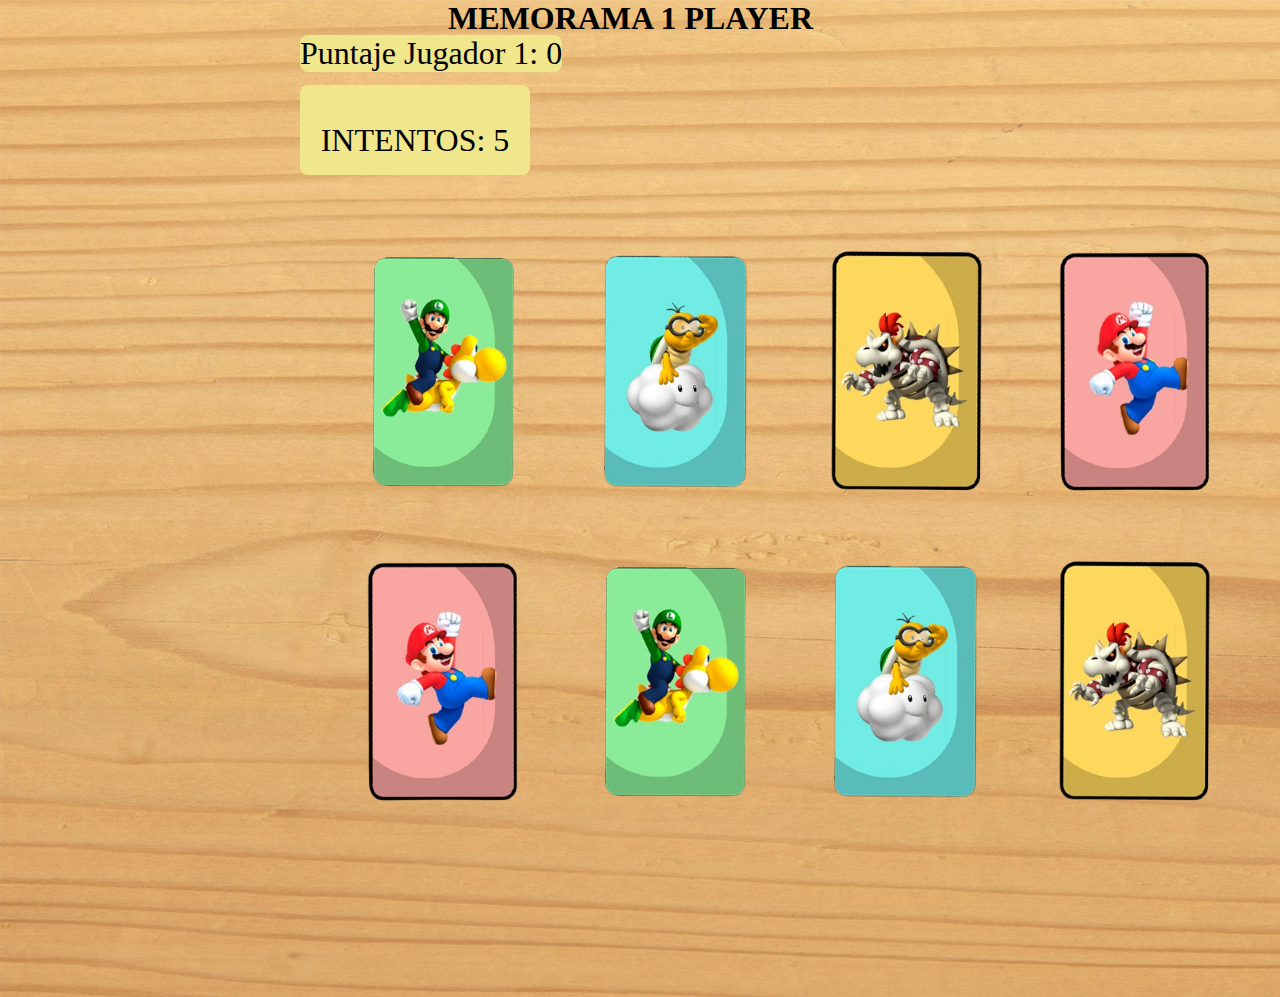
<file: index copy 4.html>
<!DOCTYPE html>
<html lang="en">

<head>
    <meta charset="UTF-8">
    <meta name="viewport" content="width=device-width, initial-scale=1.0">
    <title>Memorama Mario Bros</title>
    <link rel="icon" href="/assets/img/champiñon_rojo.jpg" type="image/gif" />
    <link rel="stylesheet" href="/css/style.css">
    <link rel="stylesheet" href="/css/estilos.css">
</head>

<body background="/asets/img/fondo.png">

    <div id="divpadre">
        <h1 style="margin-left: 35%;">MEMORAMA 1 PLAYER</h1>
        <div id="divimg1"></div>
        <div id="d1"></div>
        <div id="d2"></div>
        <div id="d3"></div><br>
        <div id="d4"></div>
        <div id="d5"></div>
        <div id="d6"></div><br>
        <div id="d7"></div>
        <div id="d8"></div>
        <div id="d9"></div><br>
        <div id="d10"></div>
        <div id="d11"></div><br>
        <div id="d12"></div>
        <div id="d13"></div><br>
        <div id="d14"></div>
        <div id="d15"></div>
        <div id="d16"></div><br>
        <div id="d17"></div>
        <div id="d18"></div>
        <div id="d19"></div><br>
        <div id="d20"></div>




        <div id="puntajeJugador1"></div>
        <div id="puntajeJugador3">
        <br><center><label id="intentos"></label></center>
        </div>
        <div id="puntajeJugador2"></div>
        <div id="puntajeJugador4">
        <br><center><label id="intentos2"></label></center>
        </div>
        
    </div>

    <div id="cartas"></div>

</body>
<script src="/JS/multijugadorIntentos.js"></script>

<script type="application/javascript">
    const juegodoble = new Juegodoble();
    juegodoble.inicializarEquiposNormal() 

    
    document.getElementById('intentos').innerHTML = "INTENTOS: " + juegodoble.intentos
    
    document.getElementById('intentos2').innerHTML = "INTENTOS: " + juegodoble.intentos2
</script>

</html>
</file>
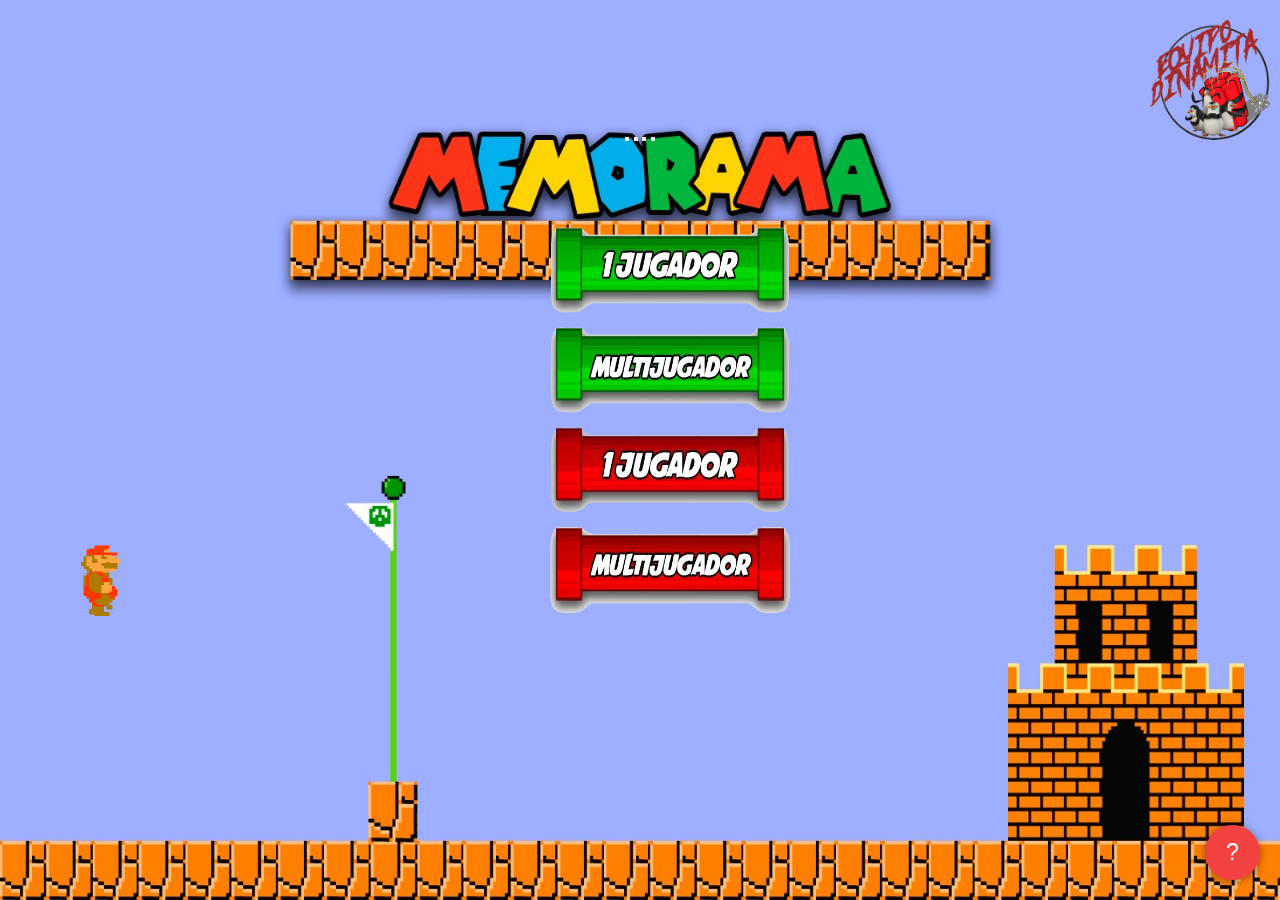
<file: Menu.html>
<!DOCTYPE html>
<html lang="en">
<head>
    <meta charset="UTF-8">
    <meta name="viewport" content="width=device-width, initial-scale=1.0">
    <title>Memorama de Mario Bros</title>
    <link rel="stylesheet" href="/css/menu.css">
    <link rel="stylesheet" href="css/botones.css">
    
</head>
<body background="img/mafondo.jpeg" class="img">
    <script src="/JS/redireccion.js"></script>
    
        <img src="img/33HU.gif" id="m">
   
        
      
    <div id="divpadre">
        <img src="img/logo.webp"  id="logo">
    <div class="container">
        <input type="checkbox" id="btn-mas">
        <div class="s" >
            <a href="/reglas.html" target="_blank">ayuda</a>
        </div>
        <div class="btn-mas">
            <label for="btn-mas" class="fa fa-plus"><a>?</a></label>
        </div>
    </div>
    <button onclick="normal1()" type="button">
        <img src="img/bn1.webp" alt="" class="n">
    </button>
    <button onclick="normal2()" type="button">
        <img src="img/bn2.webp" alt="" class="mov">
    </button>
    <button onclick="turnos1()" type="button">
        <img src="img/bn3.webp" alt="" class="n1">
    </button>
    <button  onclick="turnos2()" type="button">
        <img src="img/bn4.webp" alt="" class="mov1">
    </button>
</div>
</body>
</html>
</file>
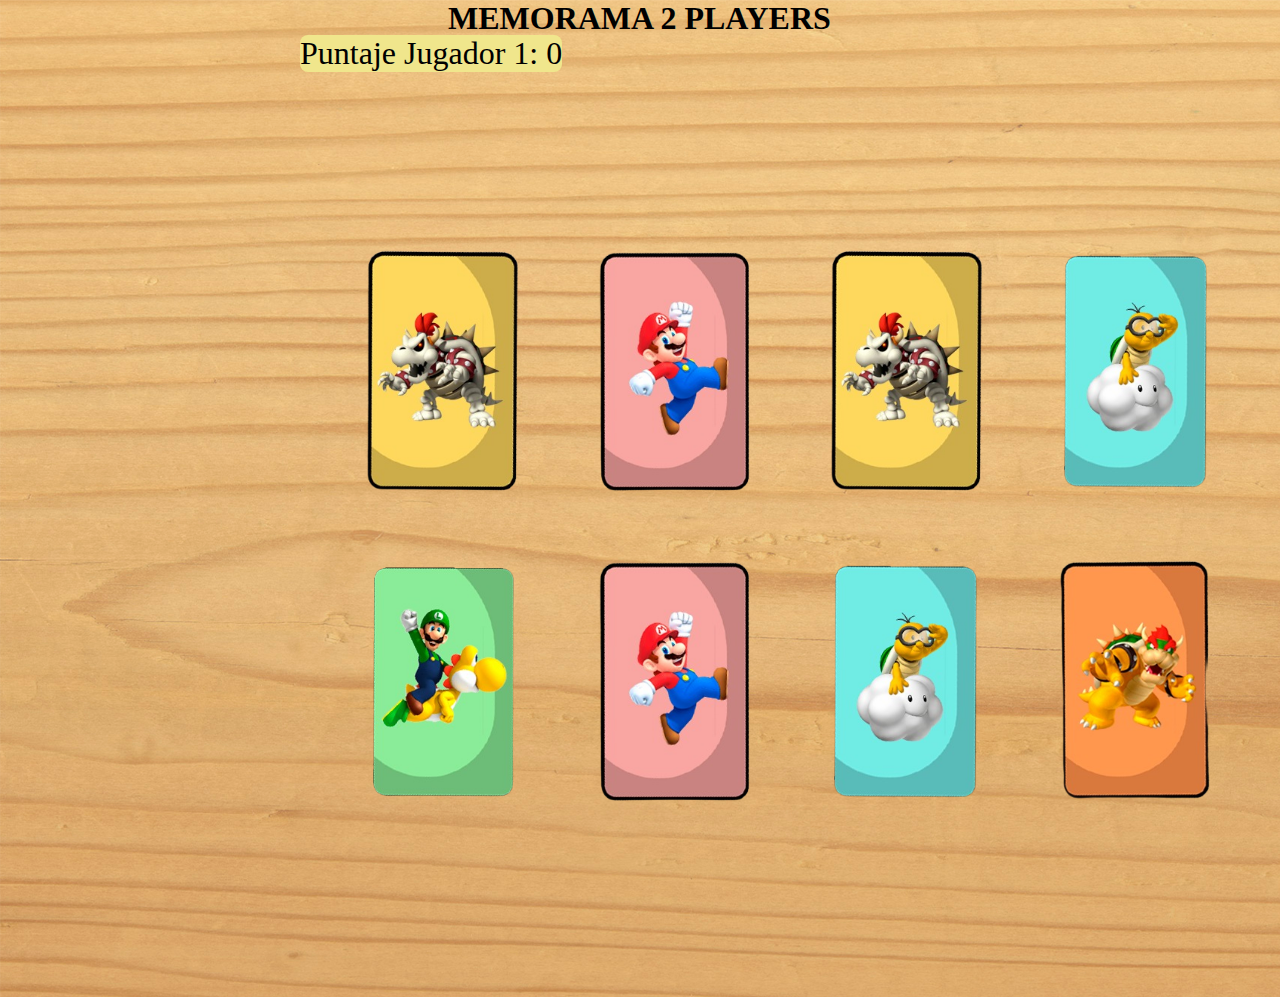
<file: Multijugador.html>
<!DOCTYPE html>
<html lang="en">

<head>
    <meta charset="UTF-8">
    <meta name="viewport" content="width=device-width, initial-scale=1.0">
    <title>Memorama Mario Bros</title>
    <link rel="icon" href="/asets/img/champiñon_rojo.jpg" type="image/gif" />
    <link rel="stylesheet" href="/css/style.css">
    <link rel="stylesheet" href="/css/estilos.css">
</head>

<body background="/asets/img/fondo.png">

    <div id="divpadre">
        <h1 style="margin-left: 35%;">MEMORAMA 2 PLAYERS</h1>
        <div id="divimg1"></div>
        <div id="d1"></div>
        <div id="d2"></div>
        <div id="d3"></div><br>
        <div id="d4"></div>
        <div id="d5"></div>
        <div id="d6"></div><br>
        <div id="d7"></div>
        <div id="d8"></div>
        <div id="d9"></div><br>
        <div id="d10"></div>
        <div id="d11"></div><br>
        <div id="d12"></div>
        <div id="d13"></div><br>
        <div id="d14"></div>
        <div id="d15"></div>
        <div id="d16"></div><br>
        <div id="d17"></div>
        <div id="d18"></div>
        <div id="d19"></div><br>
        <div id="d20"></div>




        <div id="puntajeJugador1"></div>
        <div id="puntajeJugador2"></div>
    </div>

    <div id="cartas"></div>

    <script src="/JS/Multijugador.js"></script>

    <script type="application/javascript">
        const memorama = new Memorama();
        memorama.inicializarEquiposNormal() 
    </script>
</body>

</html>
</file>
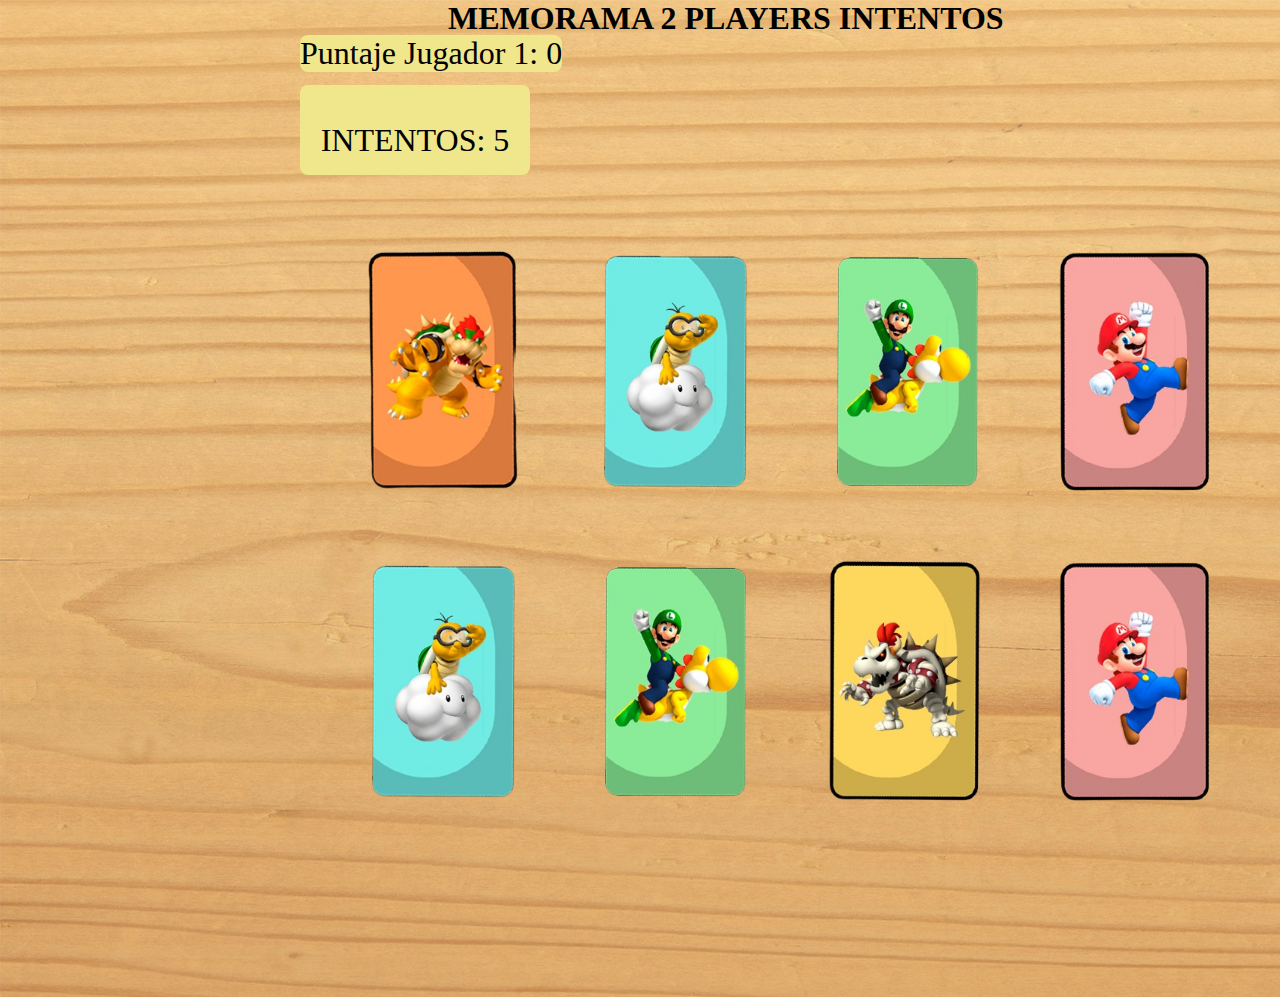
<file: MultijugadorIntentos.html>
<!DOCTYPE html>
<html lang="en">

<head>
    <meta charset="UTF-8">
    <meta name="viewport" content="width=device-width, initial-scale=1.0">
    <title>Memorama Mario Bros</title>
    <link rel="icon" href="/asets/img/champiñon_rojo.jpg" type="image/gif" />
    <link rel="stylesheet" href="/css/style.css">
    <link rel="stylesheet" href="/css/estilos.css">
</head>

<body background="/asets/img/fondo.png">

    <div id="divpadre">
        <h1 style="margin-left: 35%;">MEMORAMA 2 PLAYERS INTENTOS</h1>
        <div id="divimg1"></div>
        <div id="d1"></div>
        <div id="d2"></div>
        <div id="d3"></div><br>
        <div id="d4"></div>
        <div id="d5"></div>
        <div id="d6"></div><br>
        <div id="d7"></div>
        <div id="d8"></div>
        <div id="d9"></div><br>
        <div id="d10"></div>
        <div id="d11"></div><br>
        <div id="d12"></div>
        <div id="d13"></div><br>
        <div id="d14"></div>
        <div id="d15"></div>
        <div id="d16"></div><br>
        <div id="d17"></div>
        <div id="d18"></div>
        <div id="d19"></div><br>
        <div id="d20"></div>




        <div id="puntajeJugador1"></div>
        <div id="puntajeJugador3">
        <br><center><label id="intentos"></label></center>
        </div>
        <div id="puntajeJugador2"></div>
        <div id="puntajeJugador4">
        <br><center><label id="intentos2"></label></center>
        </div>
        
    </div>

    <div id="cartas"></div>

</body>
<script src="/JS/multijugadorIntentos.js"></script>

<script type="application/javascript">
    const juegodoble = new Juegodoble();
    juegodoble.inicializarEquiposNormal() 

    
    document.getElementById('intentos').innerHTML = "INTENTOS: " + juegodoble.intentos
    
    document.getElementById('intentos2').innerHTML = "INTENTOS: " + juegodoble.intentos2
</script>

</html>
</file>
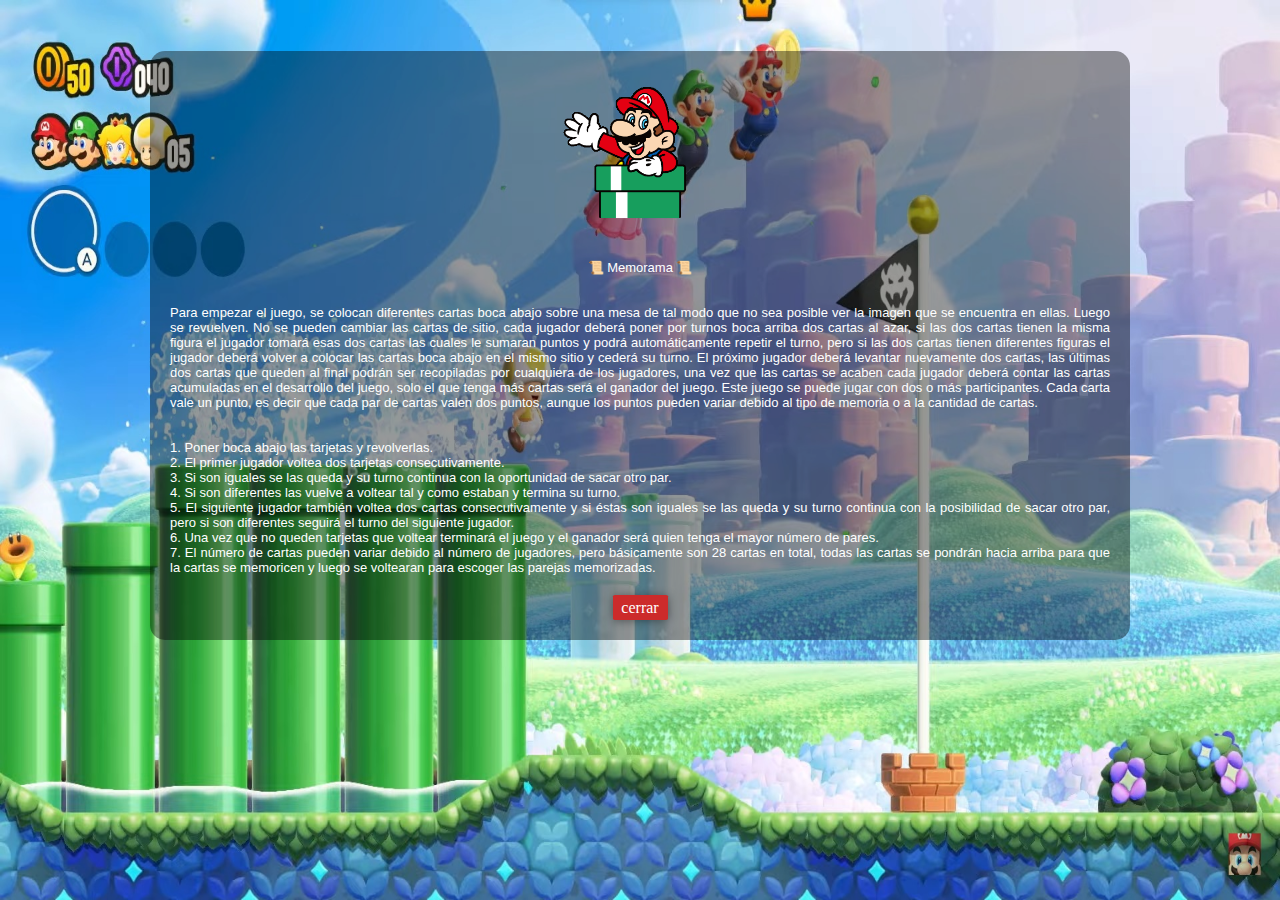
<file: reglas.html>
<!DOCTYPE html>
<html lang="en">
<head>
    <meta charset="UTF-8">
    <meta name="viewport" content="width=device-width, initial-scale=1.0">
    <title>Ayuda</title>
    <link rel="stylesheet" href="css/reglas.css">
</head>
<body background="img/afondo.jpg" class="im">
    <section class="box">
        <img src="img/ayu.gif" width="180" alt="" class="box-img">
        <h1>📜 Memorama 📜</h1>
        <p>Para empezar el juego,
           se colocan diferentes cartas boca abajo sobre una mesa de tal modo que no sea posible ver la imagen que se encuentra en ellas.
           Luego se revuelven. No se pueden cambiar las cartas de sitio, cada jugador deberá poner por turnos boca arriba dos cartas al azar,
           si las dos cartas tienen la misma figura el jugador tomará esas dos cartas las cuales le sumaran puntos y podrá automáticamente repetir el turno,
           pero si las dos cartas tienen diferentes figuras el jugador deberá volver a colocar las cartas boca abajo en el mismo sitio y cederá su turno.
           El próximo jugador deberá levantar nuevamente dos cartas, las últimas dos cartas que queden al final podrán ser recopiladas por cualquiera de los jugadores,
           una vez que las cartas se acaben cada jugador deberá contar las cartas acumuladas en el desarrollo del juego, solo el que tenga más cartas será el ganador del juego. 
           Este juego se puede jugar con dos o más participantes. Cada carta vale un punto, es decir que cada par de cartas valen dos puntos, 
           aunque los puntos pueden variar debido al tipo de memoria o a la cantidad de cartas.</p>
        <p>1.	Poner boca abajo las tarjetas y revolverlas. <br>
            2.	El primer jugador voltea dos tarjetas consecutivamente. <br>
            3.	Si son iguales se las queda y su turno continua con la oportunidad de sacar otro par.<br>
            4.	Si son diferentes las vuelve a voltear tal y como estaban y termina su turno. <br>
            5.	El siguiente jugador también voltea dos cartas consecutivamente y si éstas son iguales se las queda y su turno continua con la posibilidad de sacar otro par, pero si son diferentes seguirá el turno del siguiente jugador. <br>
            6.	Una vez que no queden tarjetas que voltear terminará el juego y el ganador será quien tenga el mayor número de pares. <br>
            7.	El número de cartas pueden variar debido al número de jugadores, pero básicamente son 28 cartas en total, todas las cartas se pondrán hacia arriba para que la cartas se memoricen y luego se voltearan para escoger las parejas memorizadas. </p>
            <div class="c">
                <a href="/Menu.html" alt="">cerrar</a>
            </div>
     </section>
    
    
</body>
</html>
</file>
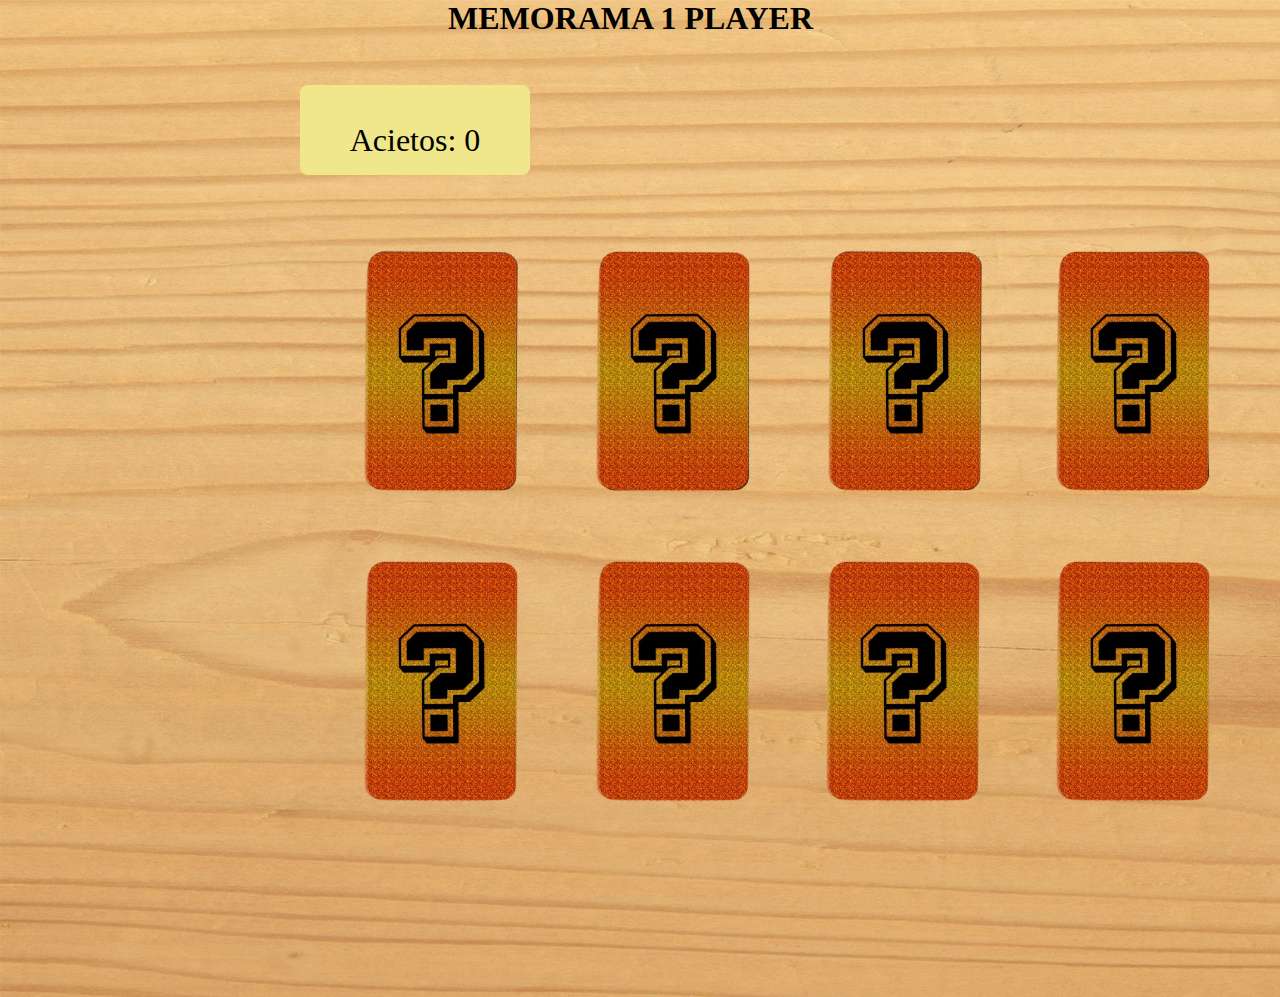
<file: Unijugador.html>
<!DOCTYPE html>
<html lang="en">

<head>
    <meta charset="UTF-8">
    <meta name="viewport" content="width=device-width, initial-scale=1.0">
    <title>Memorama Mario Bros</title>
    <link rel="icon" href="/asets/img/champiñon_rojo.jpg" type="image/gif" />
    <link rel="stylesheet" href="/css/style.css">
    <link rel="stylesheet" href="/css/estilos.css">
</head>

<body background="/asets/img/fondo.png">

    <div id="divpadre">
        <h1 style="margin-left: 35%;">MEMORAMA 1 PLAYER</h1>
        <div id="divimg1"></div>
        <div id="d1"></div>
        <div id="d2"></div>
        <div id="d3"></div><br>
        <div id="d4"></div>
        <div id="d5"></div>
        <div id="d6"></div><br>
        <div id="d7"></div>
        <div id="d8"></div>
        <div id="d9"></div><br>
        <div id="d10"></div>
        <div id="d11"></div><br>
        <div id="d12"></div>
        <div id="d13"></div><br>
        <div id="d14"></div>
        <div id="d15"></div>
        <div id="d16"></div><br>
        <div id="d17"></div>
        <div id="d18"></div>
        <div id="d19"></div><br>
        <div id="d20"></div>




        <div id="puntajeJugador3">
            <br><center><label id="correctas"></label></center>
        </div>
    </div>

    <div id="cartas"></div>

    <script src="/JS/unijugador.js"></script>

    <script type="application/javascript">
        const jugador1 = new Jugador1();
        jugador1.inicializarEquiposNormal() 

        
        document.getElementById('correctas').innerHTML = "Acietos: " + jugador1.cartasCorrectas
    </script>
</body>

</html>
</file>
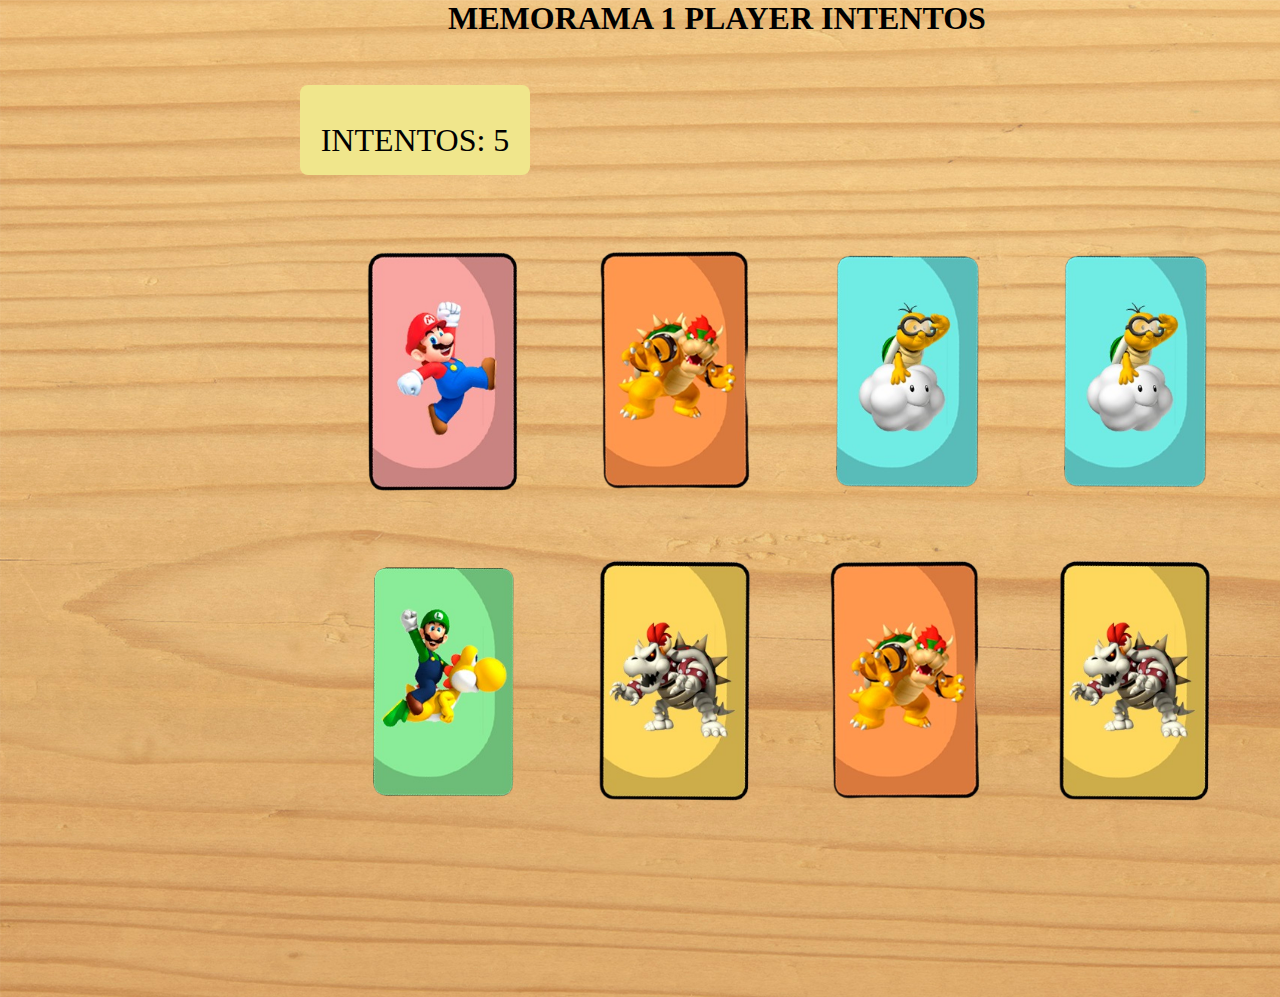
<file: UnijugadorIntentos.html>
<!DOCTYPE html>
<html lang="en">

<head>
    <meta charset="UTF-8">
    <meta name="viewport" content="width=device-width, initial-scale=1.0">
    <title>Memorama Mario Bros</title>
    <link rel="icon" href="/asets/img/champiñon_rojo.jpg" type="image/gif" />
    <link rel="stylesheet" href="/css/style.css">
    <link rel="stylesheet" href="/css/estilos.css">
</head>

<body background="/asets/img/fondo.png">

    <div id="divpadre">
        <h1 style="margin-left: 35%;">MEMORAMA 1 PLAYER INTENTOS</h1>
        
        <div id="divimg1"></div>
        <div id="d1"></div>
        <div id="d2"></div>
        <div id="d3"></div><br>
        <div id="d4"></div>
        <div id="d5"></div>
        <div id="d6"></div><br>
        <div id="d7"></div>
        <div id="d8"></div>
        <div id="d9"></div><br>
        <div id="d10"></div>
        <div id="d11"></div><br>
        <div id="d12"></div>
        <div id="d13"></div><br>
        <div id="d14"></div>
        <div id="d15"></div>
        <div id="d16"></div><br>
        <div id="d17"></div>
        <div id="d18"></div>
        <div id="d19"></div><br>
        <div id="d20"></div>




        <div id="puntajeJugador3">
            <br><center><label id="intentos"></label></center>
        </div>
    </div>

    <div id="cartas"></div>

    <script src="/JS/unijugadorIntentos.js"></script>

    <script type="application/javascript">
        const jugador = new Jugador();
        jugador.inicializarEquiposNormal() 

         document.getElementById('intentos').innerHTML = "INTENTOS: " + jugador.intentos
    </script>
</body>

</html>
</file>
<file: css/style.css>
/* Estilos CSS para las cartas del memorama */
#memorama-board {
    display: grid;
    grid-template-columns: repeat(4, 1fr);
    gap: 10px;
}

/* .card {
    width: 00px;
    height: 100px;
    background-color: gray;
    /* Estilos adicionales para personalizar las cartas
} */

#puntajeJugador1 {
    font-size: xx-large;
    font-family: cursive;
    position: absolute; top: 35px; left: 300px;
    background-color: khaki;
    border-radius: 8px;
}
#puntajeJugador3 {
    font-size: xx-large;
    font-family: cursive;
    position: absolute; top: 85px; left: 300px;
    background-color: khaki;
    border-radius: 8px;
    
    height: 90px;
    width: 230px;
}

#puntajeJugador2 {
    font-size: xx-large;
    font-family: cursive;
    position: absolute; top: 35px; left: 1280px;
    background-color: khaki;
    border-radius: 8px;
}
#puntajeJugador4 {
    font-size: xx-large;
    font-family: cursive;
    position: absolute; top: 85px; left: 1280px;
    background-color: khaki;
    border-radius: 8px;
    height: 90px;
    width: 230px;
}





* {
    margin: 0px;
    padding: 0px;
}

#divpadre {
    background-color: transparent;
    width: auto;
    height: 997px;
}

#titulomod1 {
    position: absolute;
    top: 20px;
    left: 640px;
}

#img1 {
    background-color: transparent;
}

#SF {
    background-color: transparent;
}

button {
    background-color: transparent;
    border-color: transparent;
}

#img1 {
    position: absolute;
    top: 200px;
    left: 60px;
}

#img1c {
    position: absolute;
    top: 620px;
    left: 740px;
}

#img2 {
    position: absolute;
    top: 240px;
    left: 440px;
}

#img2c {
    position: absolute;
    top: 615px;
    left: 1450px;
}

#img3 {
    position: absolute;
    top: 235px;
    left: 772px;
}

#img3c {
    position: absolute;
    top: 235px;
    left: 1480px;
}

#img4 {
    position: absolute;
    top: 220px;
    left: 1115px;
}

#img4c {
    position: absolute;
    top: 610px;
    left: 35px;
}

#img5 {
    position: absolute;
    top: 590px;
    left: 335px;
}

#img5c {
    position: absolute;
    top: 610px;
    left: 1055px;
}
</file>
<file: css/estilos.css>
*{
    margin: 0px;
    padding: 0px;
}


#logo{
    background-color: red;
    height: 100px;
    width: 100px;
    position: absolute; top: 100px; left: 850px;
}

#texto{
    background-color: transparent;
    height: 50px;
    width: 400px;
    position: absolute; top: 230px; left: 700px;
    font-size: 30px;
    font-family: cursive;
}

#divpadre {
    background-color: transparent;
    width: auto;
    height: 997px;
}

#titulomod1 {
    position: absolute;
    top: 20px;
    left: 640px;
}

#img1 {
    background-color: transparent;
}

#SF {
    background-color: transparent;
}

button {
    background-color: transparent;
    border-color: transparent;
}

/* button:hover {
    transform: translate(0.8px);
} */

#d1{
    position: absolute; top: 240px; left: 348px;
    background-color: transparent;
    height: 200px;
    width: 210px;
}

#d2{
    position: absolute; top: 550px; left: 810px;
    background-color: transparent;
    height: 200px;
    width: 210px;
}

#d3{
    position: absolute; top: 240px; left: 580px;
    background-color: transparent;
    height: 200px;
    width: 210px;
}

#d4{
    position: absolute; top: 550px; left: 1270px;
    background-color: transparent;
    height: 200px;
    width: 210px;
}

#d5{
    position: absolute; top: 240px; left: 812px;
    background-color: transparent;
    height: 200px;
    width: 210px;
}

#d6{
    position: absolute; top: 240px; left: 1270px;
    background-color: transparent;
    height: 200px;
    width: 210px;
}

#d7{
    position: absolute; top: 240px; left: 1040px;
    background-color: transparent;
    height: 200px;
    width: 210px;
}

#d8{
    position: absolute; top: 550px; left: 348px;
    background-color: transparent;
    height: 200px;
    width: 210px;
}

#d9{
    position: absolute; top: 550px; left: 580px;
    background-color: transparent;
    height: 200px;
    width: 210px;
}

#d10{
    position: absolute; top: 550px; left: 1040px;
    background-color: transparent;
    height: 200px;
    width: 210px;
}
</file>
<file: css/menu.css>
*{
    margin: 0px;
    padding: 0px;
    box-sizing: border-box;
    font-family: 'Open Sans', sans-serif;
    
}
body{
    background-size: 100vw 100vh;
}
body, .modal{
    width: 100%;
    height: 100vh;
    display: flex;
    justify-content: center;
    align-items: center;

}
.img{
    background-repeat: no-repeat;
    background-position:center;
    background-attachment: fixed;

}
#divpadre{
    background-color: transparent;
    height: 650px;
    width: auto;
}
#logo{
    width: 120px;
    height: 120px;
    position: absolute; top: 20px; left: 1150px; 
}
#m{
    width: 100px;
    height: 100px;
    position: fixed; top: 520px; left: 50px; 
}
</file>
<file: css/botones.css>
.n{
    width: 250px;
    height: 100px;
    position: absolute; top: 220px; left: 545px;
    
}
.mov{
    width: 250px;
    height: 100px;
    position: absolute; top: 320px; left: 545px; ;
}
.n1{
    width: 250px;
    height: 100px;
    position: absolute; top: 420px; left: 545px;
}
.mov1{
    width: 250px;
    height: 100px;
    position: absolute; top: 520px; left: 545px;
}
#btn-mas{
    display: none;
}
.container{
    position: fixed;
    bottom: 20px;
    right: 20px;
}
.s a, .btn-mas label{
    display: block;
    text-decoration: none;
    background: #cc2b2b;
    color: #fff;
    width: 55px;
    height: 55px;
    line-height: 55px;
    text-align: center;
    border-radius: 50%;
    box-shadow: 0px 1px 10px rgba(0,0,0,0.4);
    transition: all 500ms ease;
}
.s a:hover{
    background: #fff;
    color: #cc2b2b;
}
.s a{
    
    opacity: 0;
    visibility: hidden;
}

#btn-mas:checked~ .s a{
    margin-bottom: 10px;
    opacity: 1;
    visibility: visible;
}
.btn-mas label{
    cursor: pointer;
    background: #f44141;
    font-size: 23px;
}
#btn-mas:checked ~ .btn-mas label{
    transform: rotate(135deg);
    font-size: 25px;
}
</file>
<file: css/reglas.css>
*{
    margin: 0px;
    padding: 0px;
    box-sizing: border-box;
      
}
body{
    background-size: 100vw 100vh;
}
.im{
    background-repeat: no-repeat;
    background-position:center;
    background-attachment: fixed;

}
.box{
    width: 980px;
    background: rgba(0, 0, 0, .4);
    margin: 0 auto;
    margin-top: 4%;
    padding: 20px;
    color:white;
    text-align:center;
    border-radius: 15px ;
}
.box-img{
    border-radius: 50%;
    font-weight: 100;
   
}
.box h1, p{
    font-family:'Cursive', sans-serif;
    font-size: 13px;
    font-weight: 100;
    margin: 30px 0 20px;
}
.box p{
    text-align: justify;
}
.c a{
    display:inline-block;
    text-decoration: none;
    background: #cc2b2b;
    color: #fff;
    width: 55px;
    height: 25px;
    line-height: 25px ;
    text-align: center;
    border-radius: 5%;
    box-shadow: 0px 1px 10px rgba(0,0,0,0.4);
    transition: all 500ms ease;
}
.c a:hover{
    background: #fff;
    color: #cc2b2b;
}
</file>
